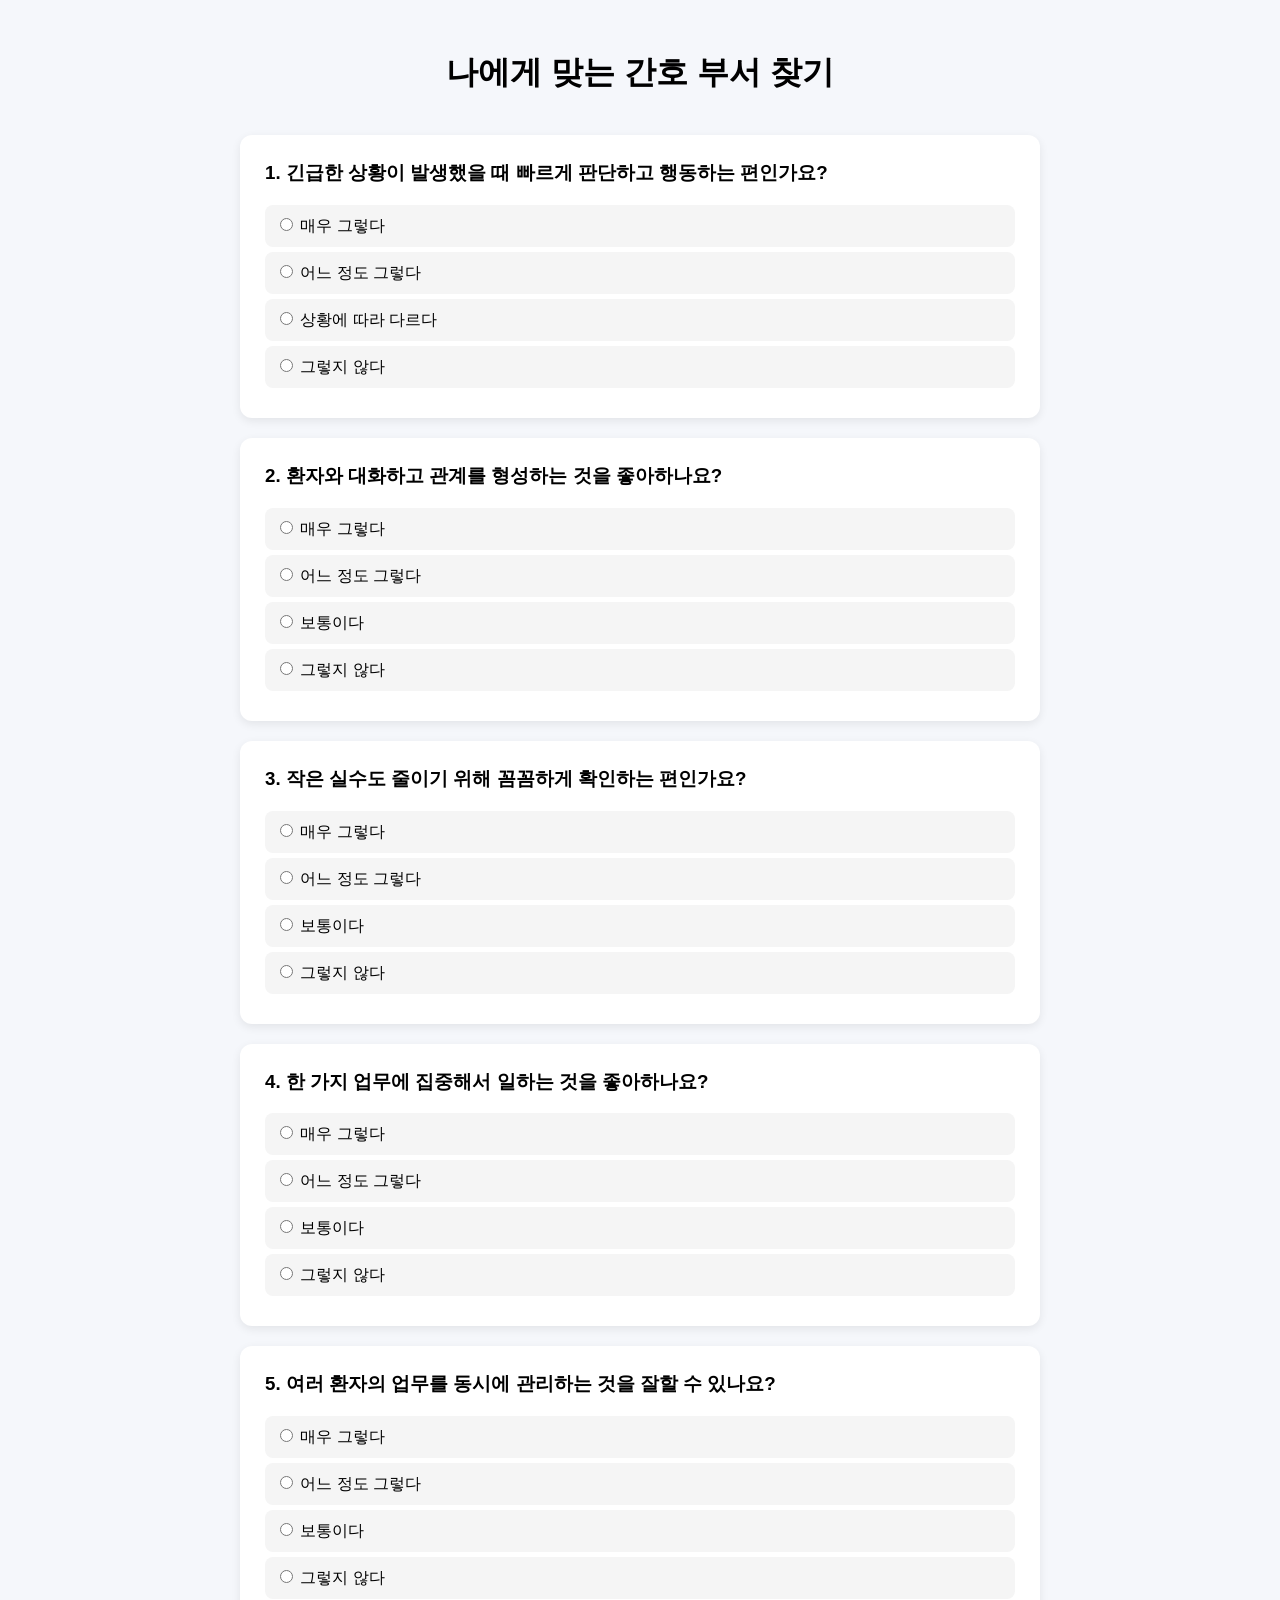
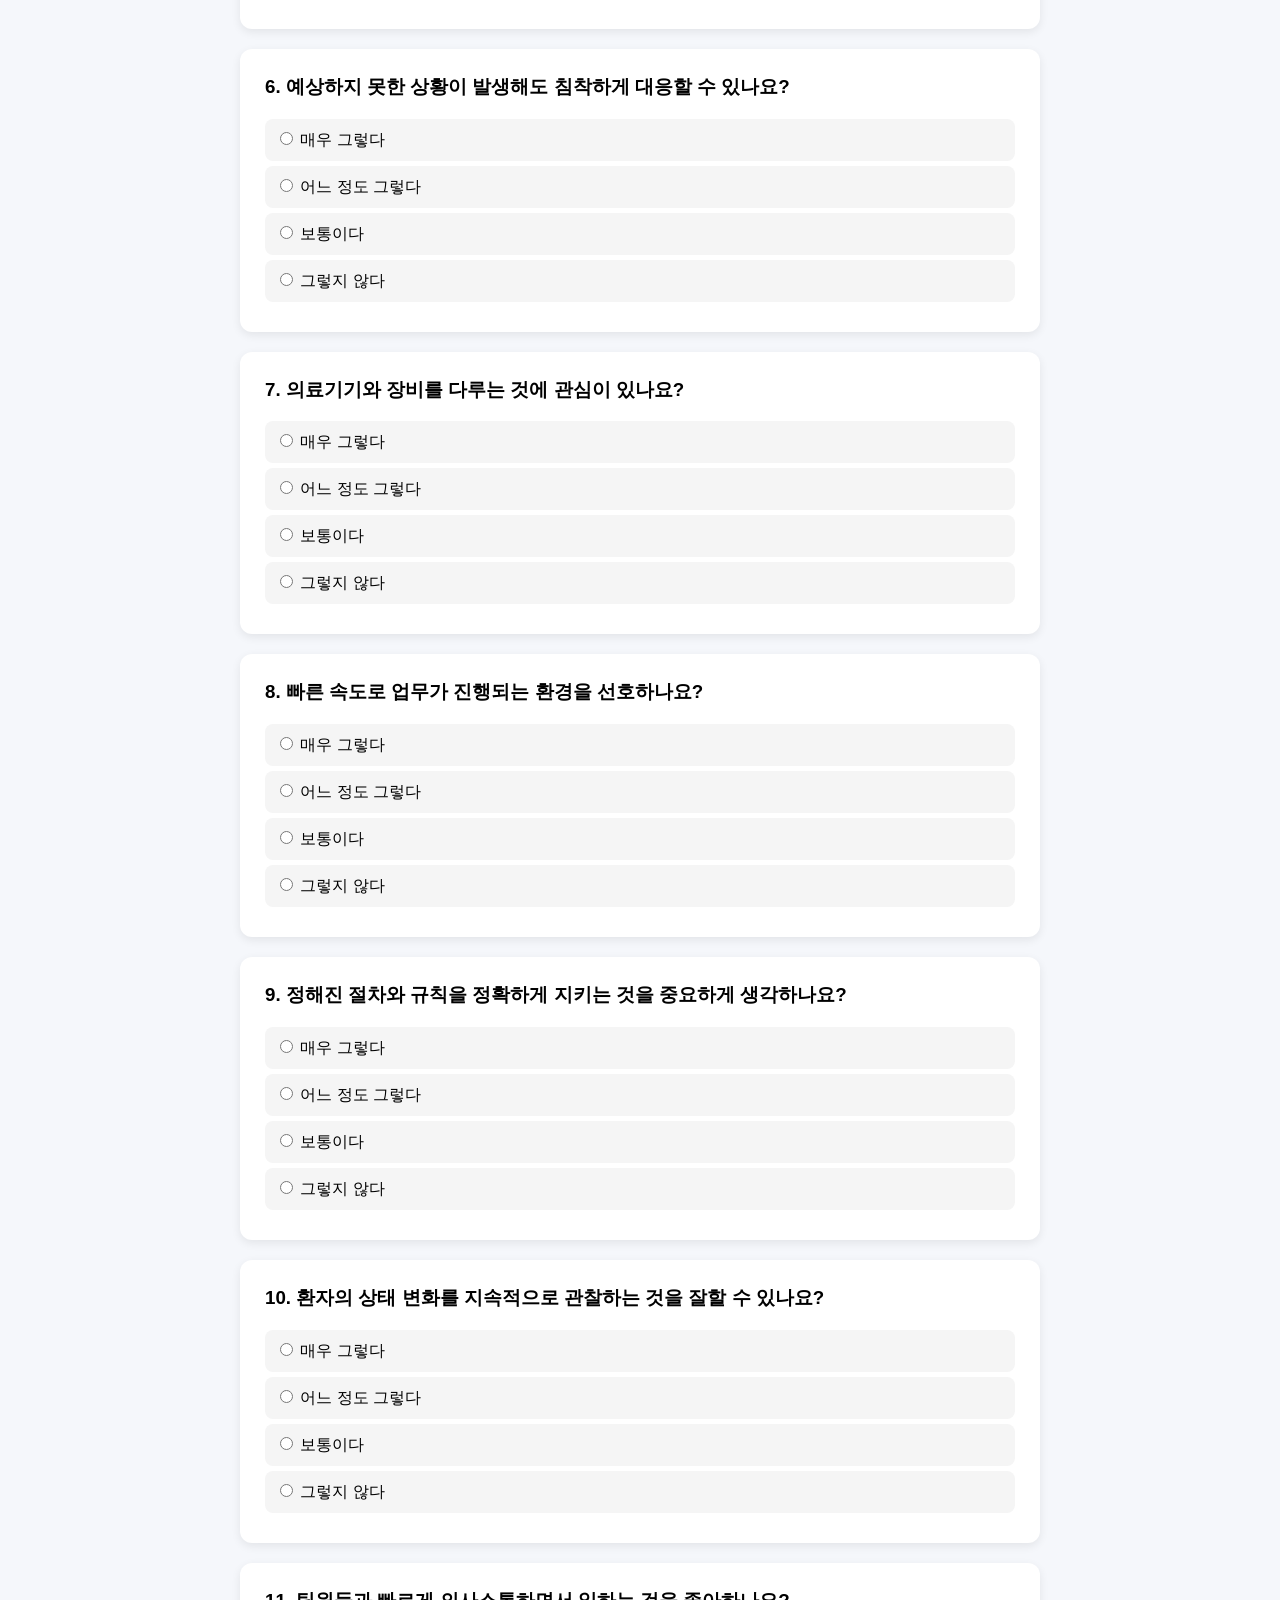
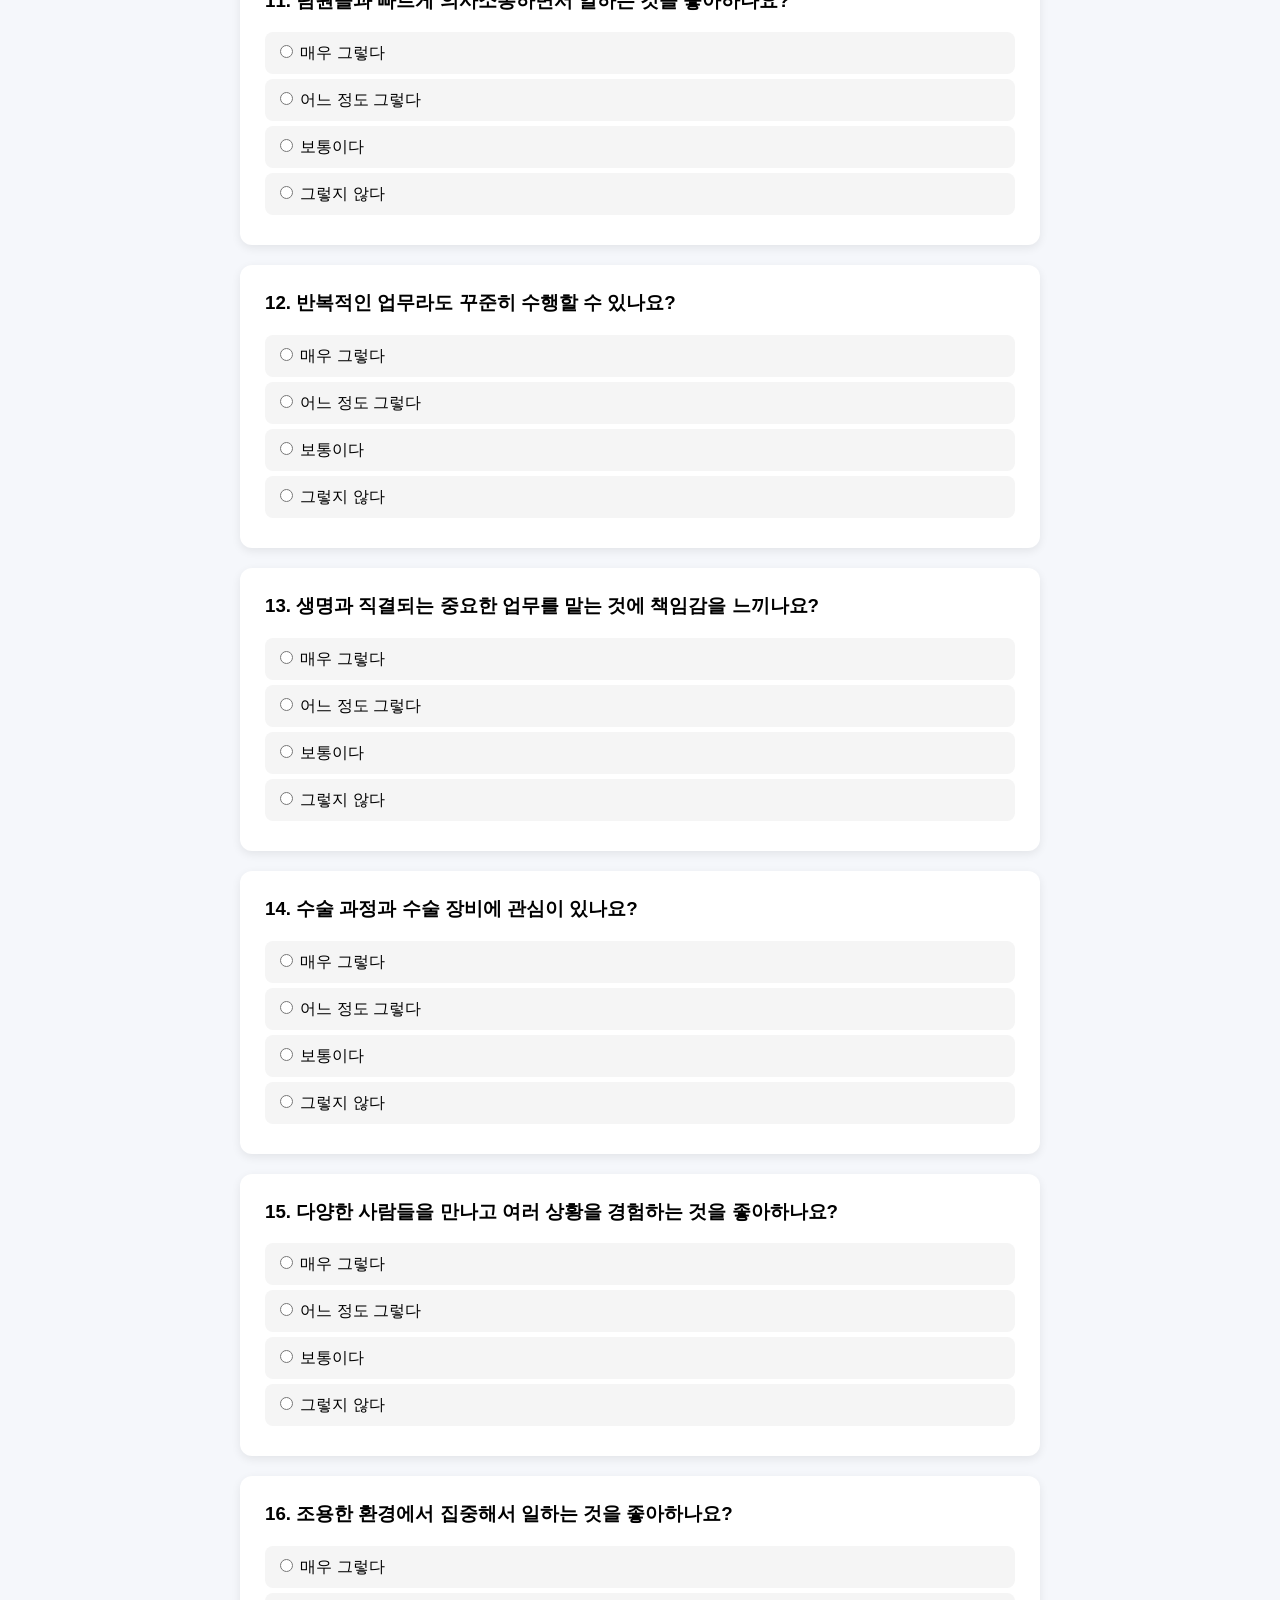
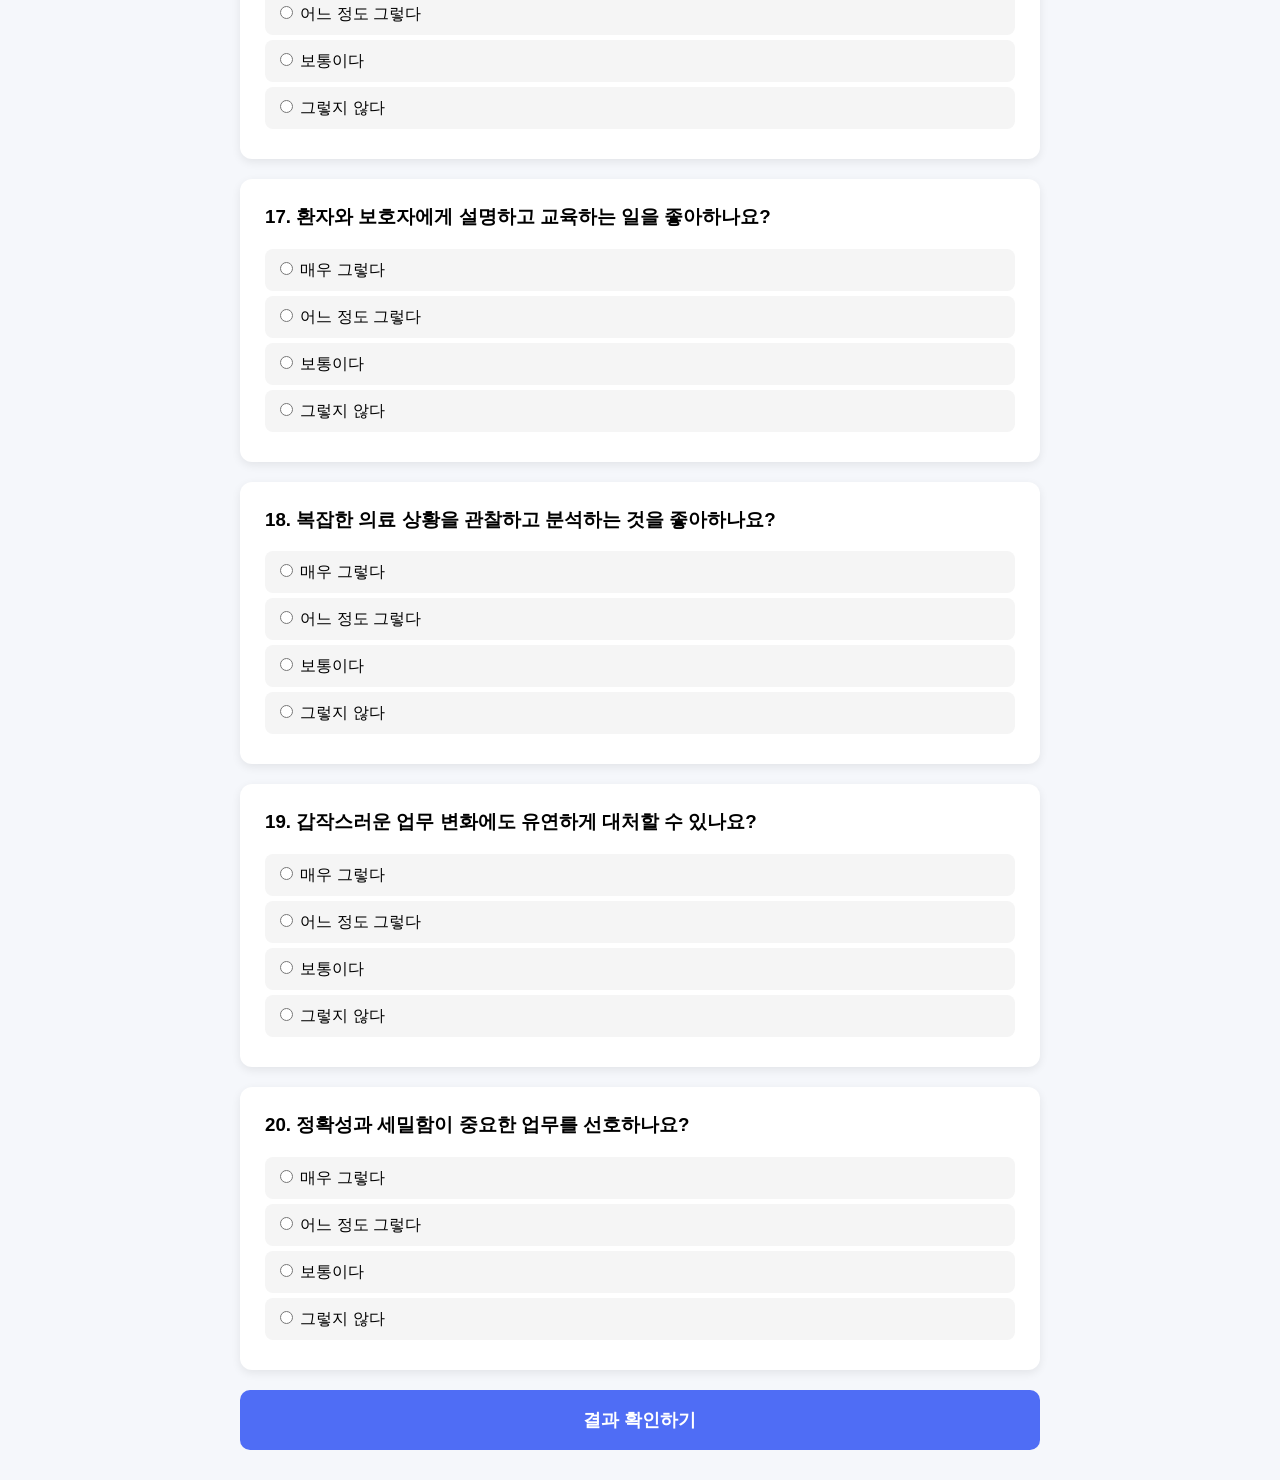
<file: templates/question.html>
<!DOCTYPE html>
<html lang="ko">

<head>

    <meta charset="UTF-8">

    <meta name="viewport"
          content="width=device-width, initial-scale=1.0">

    <title>간호 부서 매칭 질문</title>

    <style>

        body {
            font-family: Arial, sans-serif;
            background-color: #f5f7fb;
            margin: 0;
            padding: 30px;
        }

        .container {
            max-width: 800px;
            margin: auto;
        }

        h1 {
            text-align: center;
            margin-bottom: 40px;
        }

        .question {
            background-color: white;
            padding: 25px;
            margin-bottom: 20px;
            border-radius: 12px;
            box-shadow: 0 3px 10px rgba(0,0,0,0.08);
        }

        .question h3 {
            margin-top: 0;
        }

        label {
            display: block;
            padding: 10px;
            margin: 5px 0;
            background-color: #f5f5f5;
            border-radius: 8px;
            cursor: pointer;
        }

        label:hover {
            background-color: #e9edff;
        }

        .submit-button {
            width: 100%;
            padding: 18px;
            border: none;
            border-radius: 10px;
            background-color: #4f6df5;
            color: white;
            font-size: 18px;
            font-weight: bold;
            cursor: pointer;
        }

        .submit-button:hover {
            background-color: #3d58d8;
        }

    </style>

</head>


<body>

<div class="container">

    <h1>나에게 맞는 간호 부서 찾기</h1>


    <form method="POST" action="/result">


        <!-- 질문 1 -->
        <div class="question">

            <h3>1. 긴급한 상황이 발생했을 때 빠르게 판단하고 행동하는 편인가요?</h3>

            <label>
                <input type="radio" name="q1" value="응급실" required>
                매우 그렇다
            </label>

            <label>
                <input type="radio" name="q1" value="병동">
                어느 정도 그렇다
            </label>

            <label>
                <input type="radio" name="q1" value="중환자실">
                상황에 따라 다르다
            </label>

            <label>
                <input type="radio" name="q1" value="수술실">
                그렇지 않다
            </label>

        </div>


        <!-- 질문 2 -->
        <div class="question">

            <h3>2. 환자와 대화하고 관계를 형성하는 것을 좋아하나요?</h3>

            <label>
                <input type="radio" name="q2" value="병동" required>
                매우 그렇다
            </label>

            <label>
                <input type="radio" name="q2" value="응급실">
                어느 정도 그렇다
            </label>

            <label>
                <input type="radio" name="q2" value="중환자실">
                보통이다
            </label>

            <label>
                <input type="radio" name="q2" value="수술실">
                그렇지 않다
            </label>

        </div>


        <!-- 질문 3 -->
        <div class="question">

            <h3>3. 작은 실수도 줄이기 위해 꼼꼼하게 확인하는 편인가요?</h3>

            <label>
                <input type="radio" name="q3" value="수술실" required>
                매우 그렇다
            </label>

            <label>
                <input type="radio" name="q3" value="중환자실">
                어느 정도 그렇다
            </label>

            <label>
                <input type="radio" name="q3" value="병동">
                보통이다
            </label>

            <label>
                <input type="radio" name="q3" value="응급실">
                그렇지 않다
            </label>

        </div>


        <!-- 질문 4 -->
        <div class="question">

            <h3>4. 한 가지 업무에 집중해서 일하는 것을 좋아하나요?</h3>

            <label>
                <input type="radio" name="q4" value="수술실" required>
                매우 그렇다
            </label>

            <label>
                <input type="radio" name="q4" value="중환자실">
                어느 정도 그렇다
            </label>

            <label>
                <input type="radio" name="q4" value="병동">
                보통이다
            </label>

            <label>
                <input type="radio" name="q4" value="응급실">
                그렇지 않다
            </label>

        </div>


        <!-- 질문 5 -->
        <div class="question">

            <h3>5. 여러 환자의 업무를 동시에 관리하는 것을 잘할 수 있나요?</h3>

            <label>
                <input type="radio" name="q5" value="병동" required>
                매우 그렇다
            </label>

            <label>
                <input type="radio" name="q5" value="응급실">
                어느 정도 그렇다
            </label>

            <label>
                <input type="radio" name="q5" value="중환자실">
                보통이다
            </label>

            <label>
                <input type="radio" name="q5" value="수술실">
                그렇지 않다
            </label>

        </div>


        <!-- 질문 6 -->
        <div class="question">

            <h3>6. 예상하지 못한 상황이 발생해도 침착하게 대응할 수 있나요?</h3>

            <label>
                <input type="radio" name="q6" value="응급실" required>
                매우 그렇다
            </label>

            <label>
                <input type="radio" name="q6" value="중환자실">
                어느 정도 그렇다
            </label>

            <label>
                <input type="radio" name="q6" value="병동">
                보통이다
            </label>

            <label>
                <input type="radio" name="q6" value="수술실">
                그렇지 않다
            </label>

        </div>


        <!-- 질문 7 -->
        <div class="question">

            <h3>7. 의료기기와 장비를 다루는 것에 관심이 있나요?</h3>

            <label>
                <input type="radio" name="q7" value="중환자실" required>
                매우 그렇다
            </label>

            <label>
                <input type="radio" name="q7" value="수술실">
                어느 정도 그렇다
            </label>

            <label>
                <input type="radio" name="q7" value="응급실">
                보통이다
            </label>

            <label>
                <input type="radio" name="q7" value="병동">
                그렇지 않다
            </label>

        </div>


        <!-- 질문 8 -->
        <div class="question">

            <h3>8. 빠른 속도로 업무가 진행되는 환경을 선호하나요?</h3>

            <label>
                <input type="radio" name="q8" value="응급실" required>
                매우 그렇다
            </label>

            <label>
                <input type="radio" name="q8" value="수술실">
                어느 정도 그렇다
            </label>

            <label>
                <input type="radio" name="q8" value="중환자실">
                보통이다
            </label>

            <label>
                <input type="radio" name="q8" value="병동">
                그렇지 않다
            </label>

        </div>


        <!-- 질문 9 -->
        <div class="question">

            <h3>9. 정해진 절차와 규칙을 정확하게 지키는 것을 중요하게 생각하나요?</h3>

            <label>
                <input type="radio" name="q9" value="수술실" required>
                매우 그렇다
            </label>

            <label>
                <input type="radio" name="q9" value="중환자실">
                어느 정도 그렇다
            </label>

            <label>
                <input type="radio" name="q9" value="병동">
                보통이다
            </label>

            <label>
                <input type="radio" name="q9" value="응급실">
                그렇지 않다
            </label>

        </div>


        <!-- 질문 10 -->
        <div class="question">

            <h3>10. 환자의 상태 변화를 지속적으로 관찰하는 것을 잘할 수 있나요?</h3>

            <label>
                <input type="radio" name="q10" value="중환자실" required>
                매우 그렇다
            </label>

            <label>
                <input type="radio" name="q10" value="병동">
                어느 정도 그렇다
            </label>

            <label>
                <input type="radio" name="q10" value="응급실">
                보통이다
            </label>

            <label>
                <input type="radio" name="q10" value="수술실">
                그렇지 않다
            </label>

        </div>


        <!-- 질문 11 -->
        <div class="question">

            <h3>11. 팀원들과 빠르게 의사소통하면서 일하는 것을 좋아하나요?</h3>

            <label>
                <input type="radio" name="q11" value="응급실" required>
                매우 그렇다
            </label>

            <label>
                <input type="radio" name="q11" value="수술실">
                어느 정도 그렇다
            </label>

            <label>
                <input type="radio" name="q11" value="병동">
                보통이다
            </label>

            <label>
                <input type="radio" name="q11" value="중환자실">
                그렇지 않다
            </label>

        </div>


        <!-- 질문 12 -->
        <div class="question">

            <h3>12. 반복적인 업무라도 꾸준히 수행할 수 있나요?</h3>

            <label>
                <input type="radio" name="q12" value="병동" required>
                매우 그렇다
            </label>

            <label>
                <input type="radio" name="q12" value="수술실">
                어느 정도 그렇다
            </label>

            <label>
                <input type="radio" name="q12" value="중환자실">
                보통이다
            </label>

            <label>
                <input type="radio" name="q12" value="응급실">
                그렇지 않다
            </label>

        </div>


        <!-- 질문 13 -->
        <div class="question">

            <h3>13. 생명과 직결되는 중요한 업무를 맡는 것에 책임감을 느끼나요?</h3>

            <label>
                <input type="radio" name="q13" value="중환자실" required>
                매우 그렇다
            </label>

            <label>
                <input type="radio" name="q13" value="응급실">
                어느 정도 그렇다
            </label>

            <label>
                <input type="radio" name="q13" value="수술실">
                보통이다
            </label>

            <label>
                <input type="radio" name="q13" value="병동">
                그렇지 않다
            </label>

        </div>


        <!-- 질문 14 -->
        <div class="question">

            <h3>14. 수술 과정과 수술 장비에 관심이 있나요?</h3>

            <label>
                <input type="radio" name="q14" value="수술실" required>
                매우 그렇다
            </label>

            <label>
                <input type="radio" name="q14" value="중환자실">
                어느 정도 그렇다
            </label>

            <label>
                <input type="radio" name="q14" value="응급실">
                보통이다
            </label>

            <label>
                <input type="radio" name="q14" value="병동">
                그렇지 않다
            </label>

        </div>


        <!-- 질문 15 -->
        <div class="question">

            <h3>15. 다양한 사람들을 만나고 여러 상황을 경험하는 것을 좋아하나요?</h3>

            <label>
                <input type="radio" name="q15" value="응급실" required>
                매우 그렇다
            </label>

            <label>
                <input type="radio" name="q15" value="병동">
                어느 정도 그렇다
            </label>

            <label>
                <input type="radio" name="q15" value="수술실">
                보통이다
            </label>

            <label>
                <input type="radio" name="q15" value="중환자실">
                그렇지 않다
            </label>

        </div>


        <!-- 질문 16 -->
        <div class="question">

            <h3>16. 조용한 환경에서 집중해서 일하는 것을 좋아하나요?</h3>

            <label>
                <input type="radio" name="q16" value="수술실" required>
                매우 그렇다
            </label>

            <label>
                <input type="radio" name="q16" value="중환자실">
                어느 정도 그렇다
            </label>

            <label>
                <input type="radio" name="q16" value="병동">
                보통이다
            </label>

            <label>
                <input type="radio" name="q16" value="응급실">
                그렇지 않다
            </label>

        </div>


        <!-- 질문 17 -->
        <div class="question">

            <h3>17. 환자와 보호자에게 설명하고 교육하는 일을 좋아하나요?</h3>

            <label>
                <input type="radio" name="q17" value="병동" required>
                매우 그렇다
            </label>

            <label>
                <input type="radio" name="q17" value="응급실">
                어느 정도 그렇다
            </label>

            <label>
                <input type="radio" name="q17" value="중환자실">
                보통이다
            </label>

            <label>
                <input type="radio" name="q17" value="수술실">
                그렇지 않다
            </label>

        </div>


        <!-- 질문 18 -->
        <div class="question">

            <h3>18. 복잡한 의료 상황을 관찰하고 분석하는 것을 좋아하나요?</h3>

            <label>
                <input type="radio" name="q18" value="중환자실" required>
                매우 그렇다
            </label>

            <label>
                <input type="radio" name="q18" value="응급실">
                어느 정도 그렇다
            </label>

            <label>
                <input type="radio" name="q18" value="수술실">
                보통이다
            </label>

            <label>
                <input type="radio" name="q18" value="병동">
                그렇지 않다
            </label>

        </div>


        <!-- 질문 19 -->
        <div class="question">

            <h3>19. 갑작스러운 업무 변화에도 유연하게 대처할 수 있나요?</h3>

            <label>
                <input type="radio" name="q19" value="응급실" required>
                매우 그렇다
            </label>

            <label>
                <input type="radio" name="q19" value="병동">
                어느 정도 그렇다
            </label>

            <label>
                <input type="radio" name="q19" value="중환자실">
                보통이다
            </label>

            <label>
                <input type="radio" name="q19" value="수술실">
                그렇지 않다
            </label>

        </div>


        <!-- 질문 20 -->
        <div class="question">

            <h3>20. 정확성과 세밀함이 중요한 업무를 선호하나요?</h3>

            <label>
                <input type="radio" name="q20" value="수술실" required>
                매우 그렇다
            </label>

            <label>
                <input type="radio" name="q20" value="중환자실">
                어느 정도 그렇다
            </label>

            <label>
                <input type="radio" name="q20" value="병동">
                보통이다
            </label>

            <label>
                <input type="radio" name="q20" value="응급실">
                그렇지 않다
            </label>

        </div>


        <button class="submit-button" type="submit">
            결과 확인하기
        </button>

    </form>

</div>

</body>
</html>
</file>
